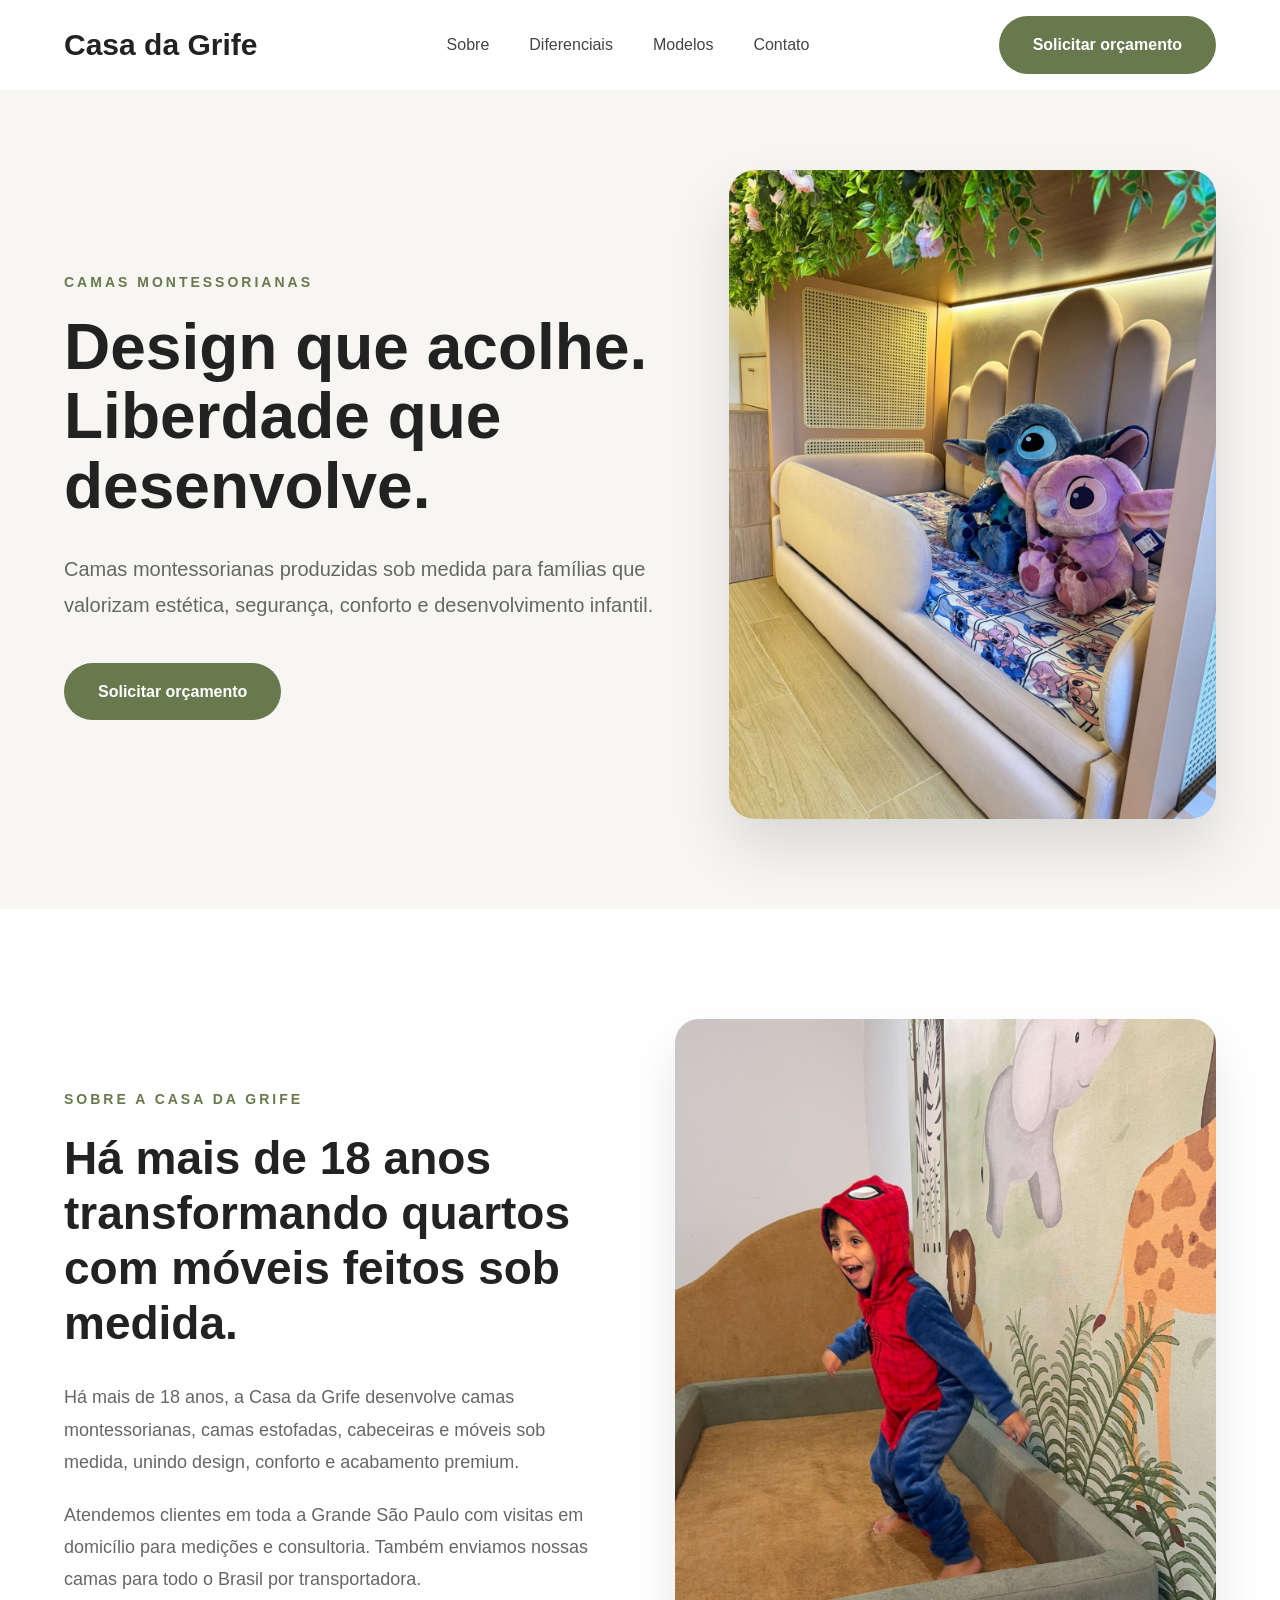
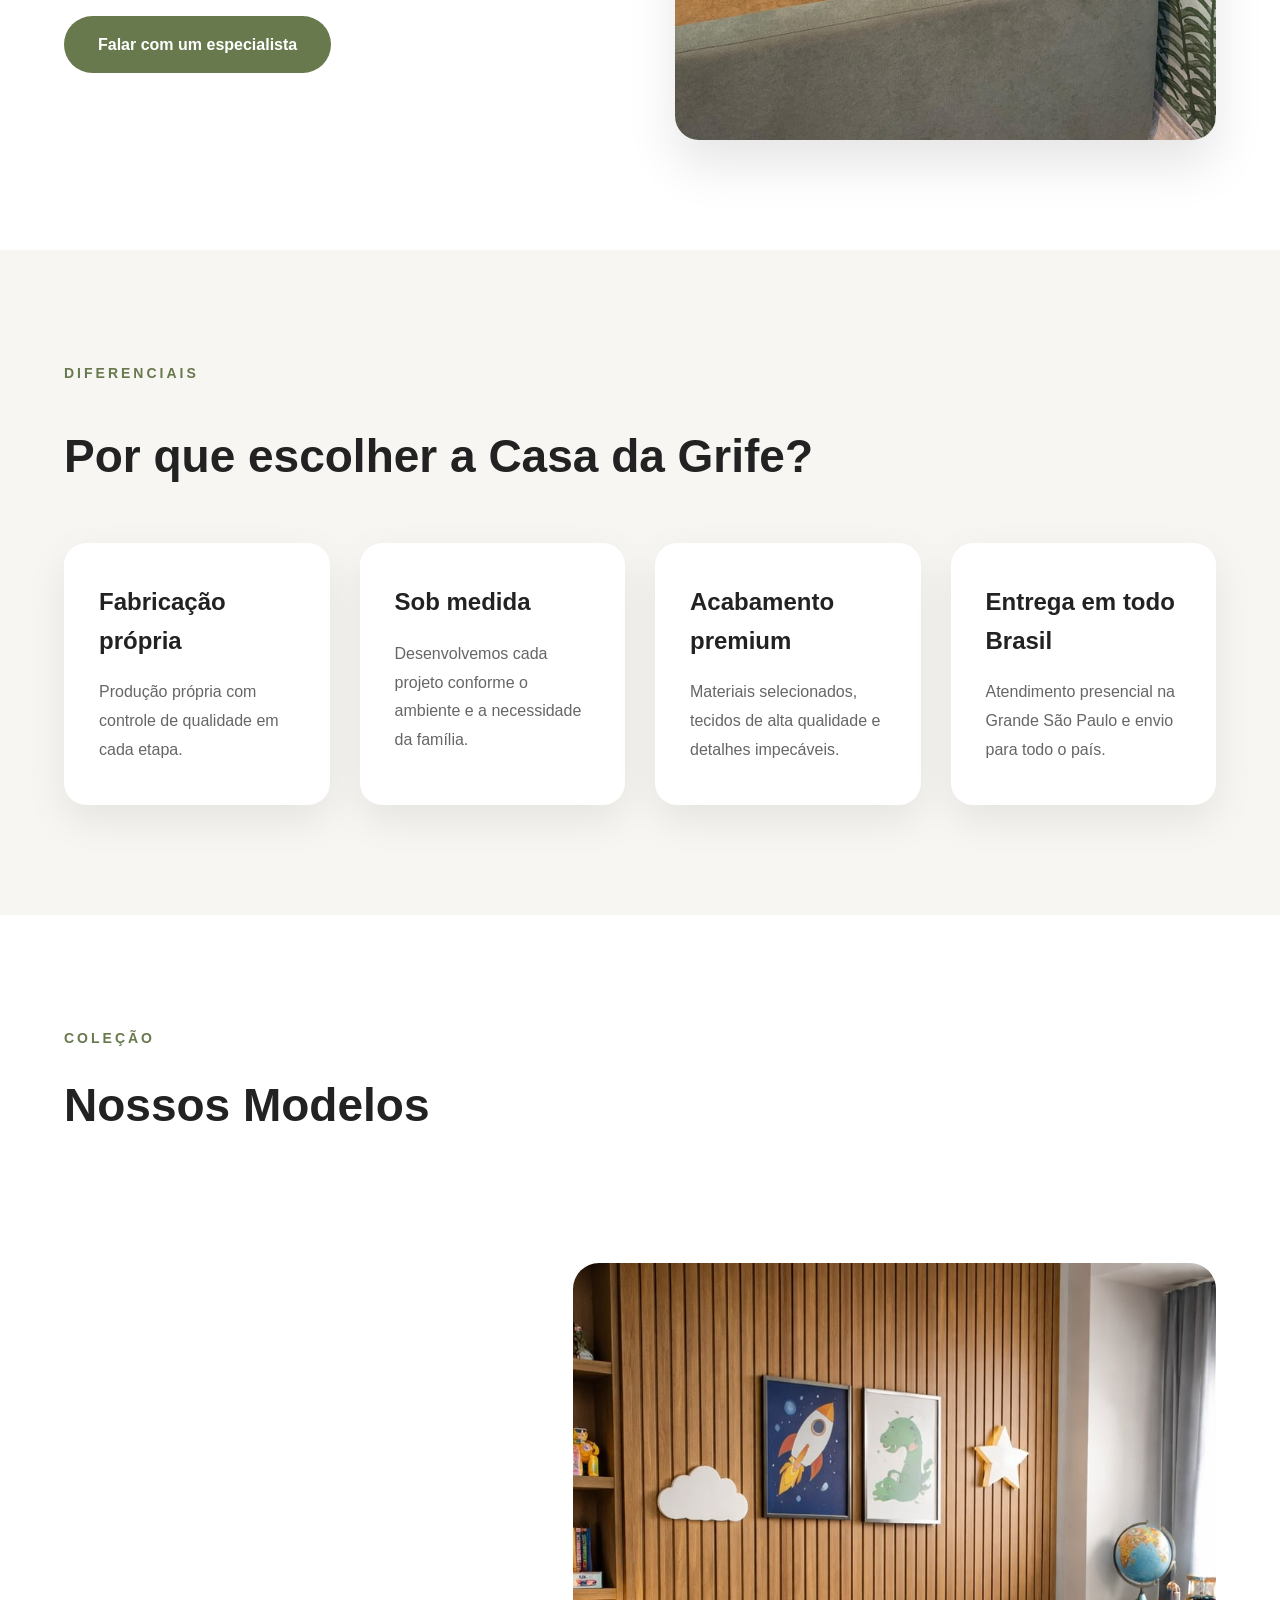
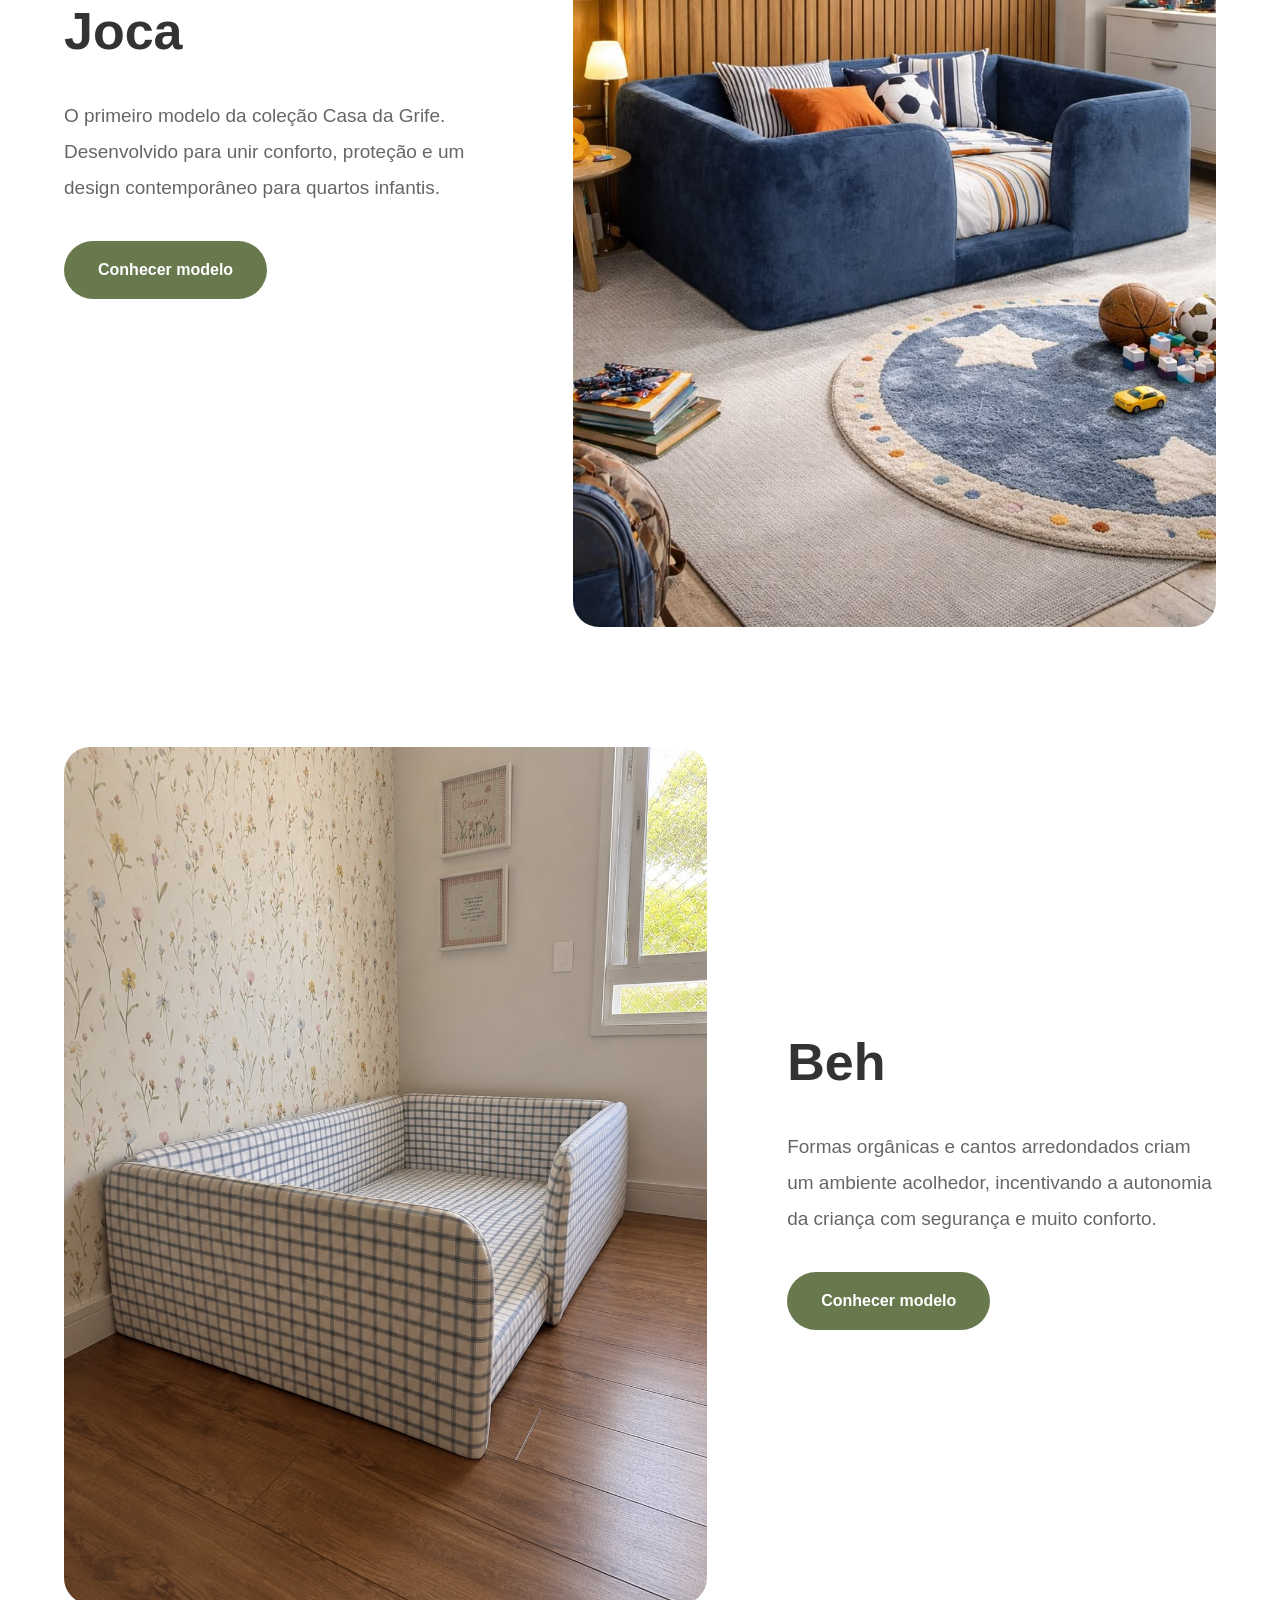
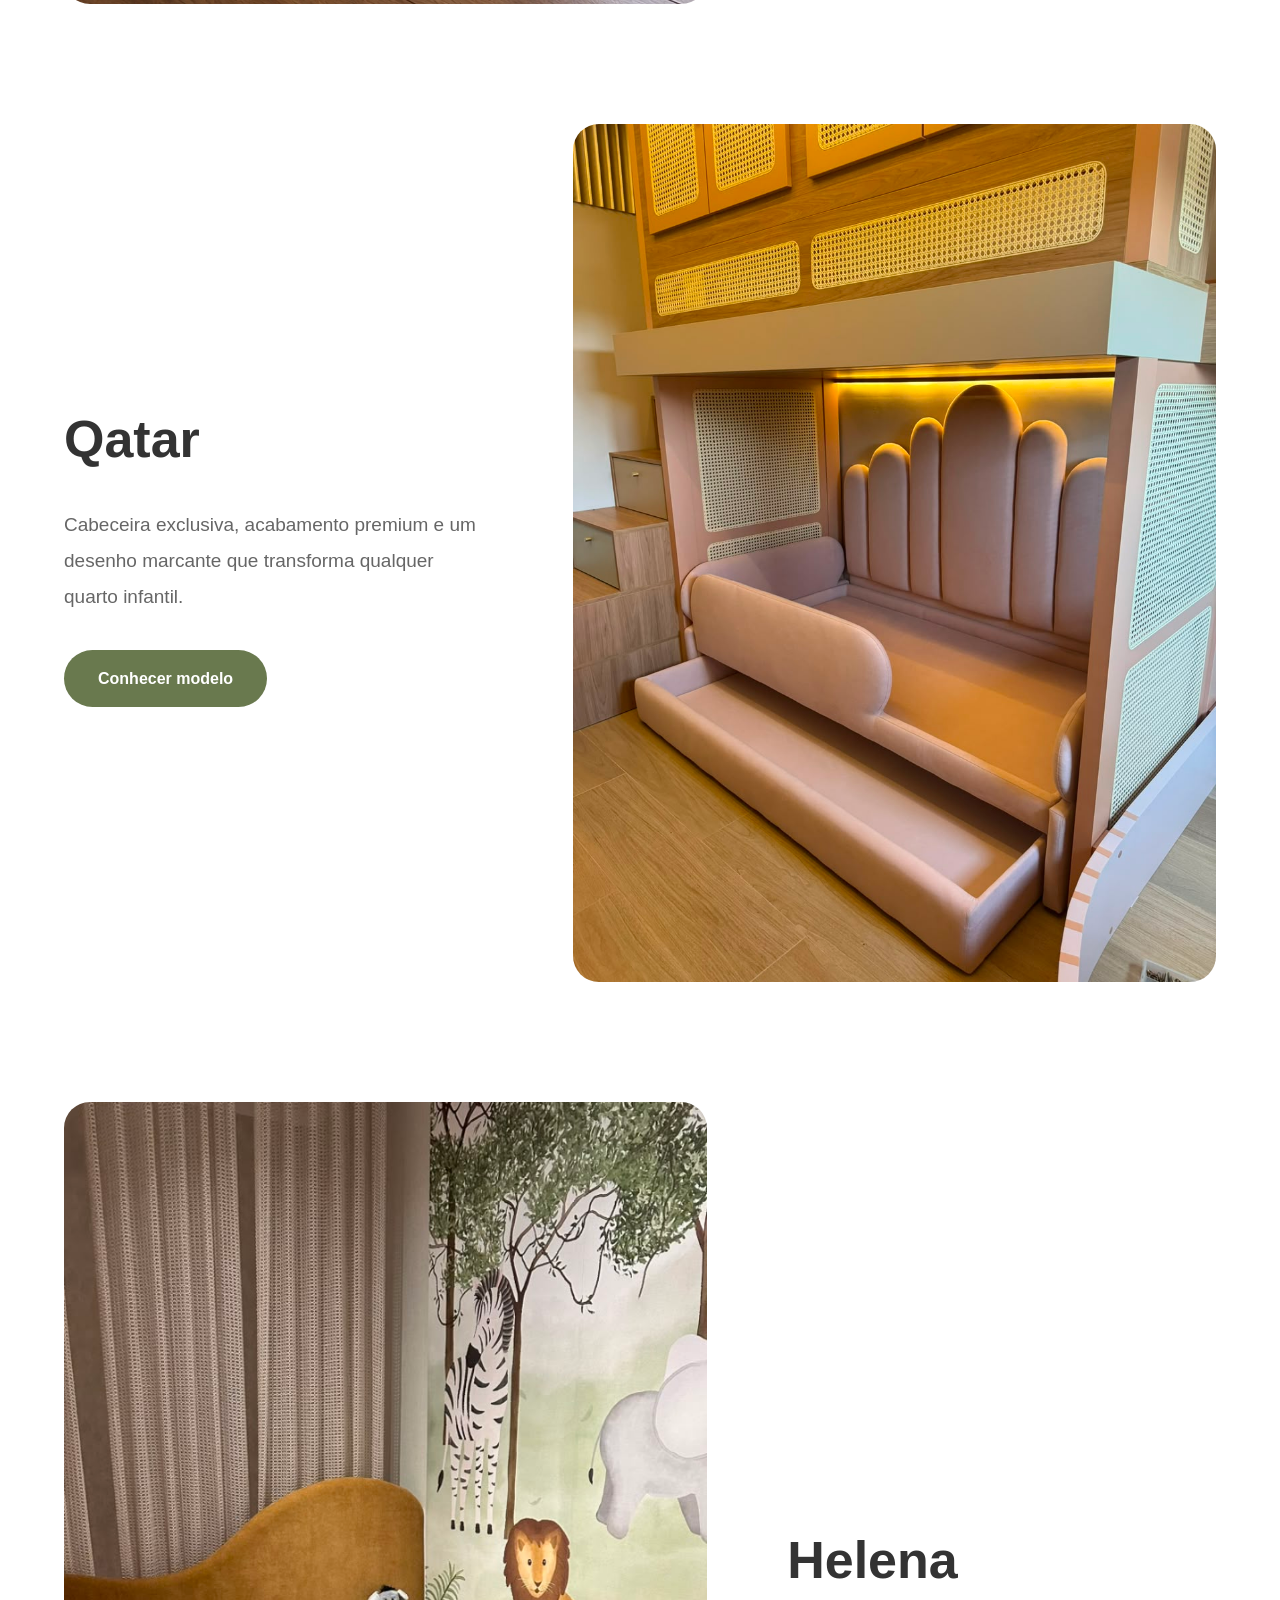
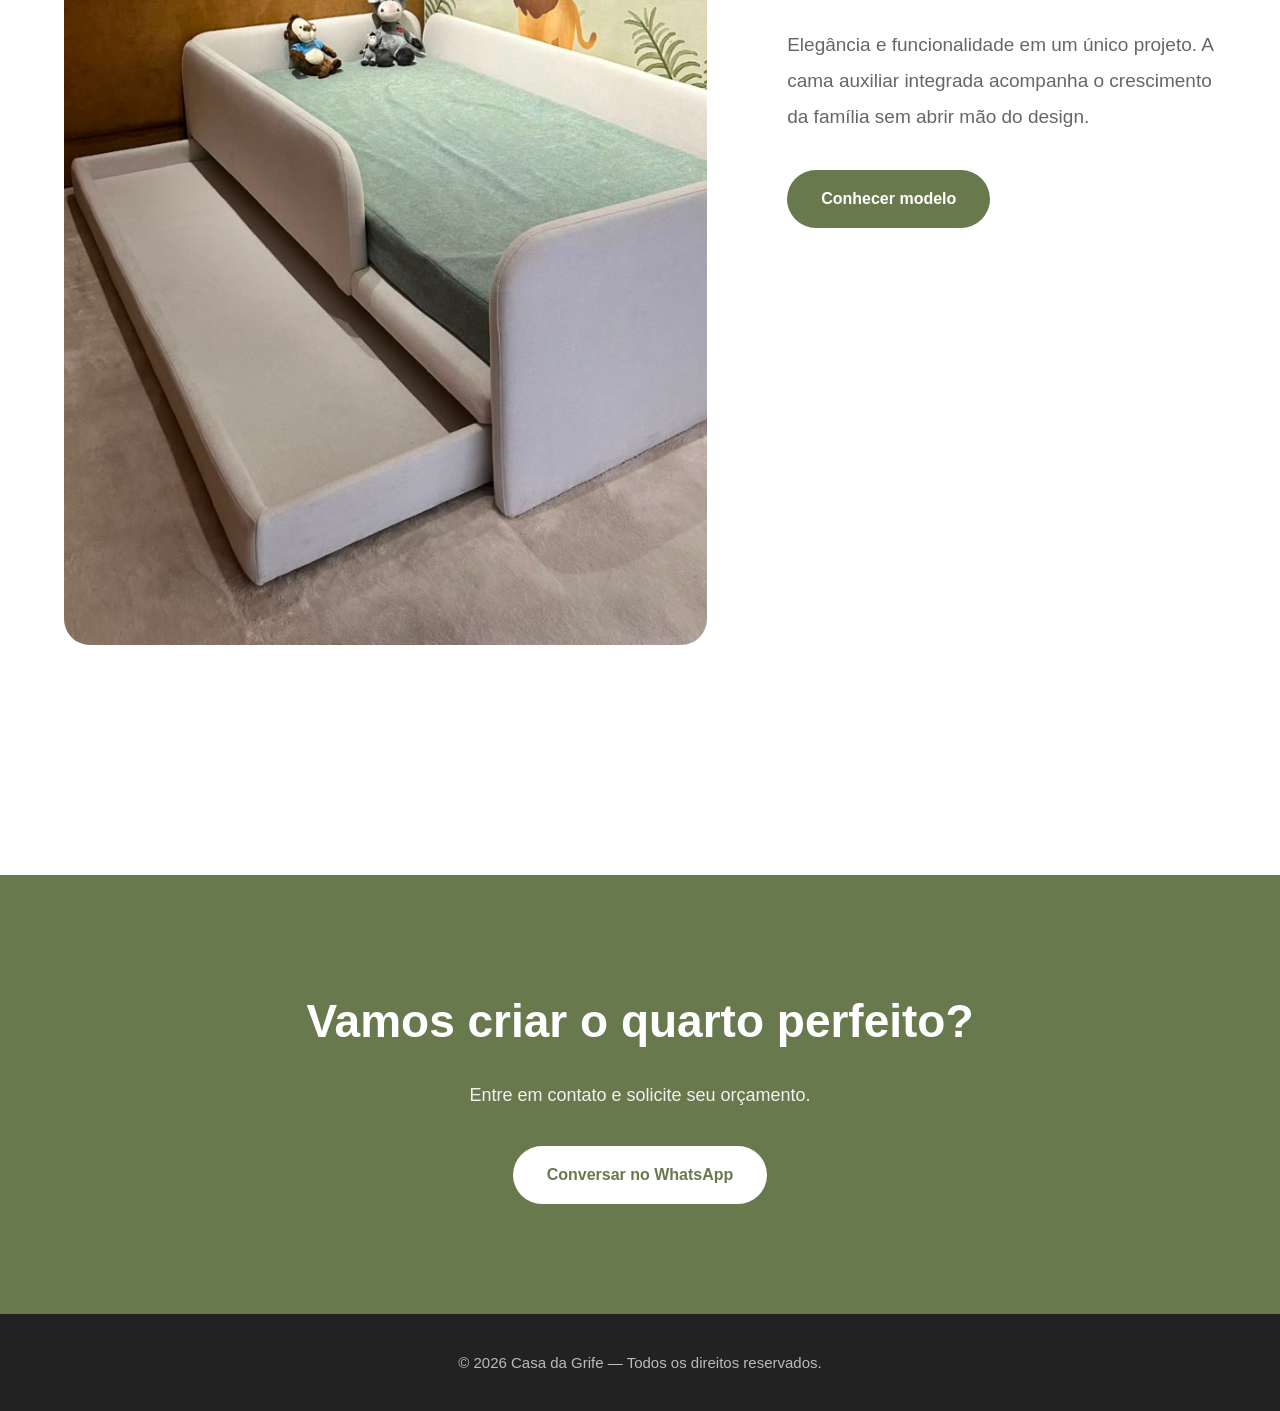
<file: index.html>
<!DOCTYPE html>
<html lang="pt-BR">

<head>

    <meta charset="UTF-8">
    <meta name="viewport" content="width=device-width, initial-scale=1.0">

    <title>Casa da Grife | Camas Sob Medida</title>

    <meta name="description"
        content="Camas montessorianas, camas estofadas, cabeceiras e móveis sob medida. Há mais de 18 anos transformando quartos em ambientes exclusivos.">

    <link rel="preconnect" href="https://fonts.googleapis.com">
    <link rel="preconnect" href="https://fonts.gstatic.com" crossorigin>

    <link href="https://fonts.googleapis.com/css2?family=Poppins:wght@300;400;500;600;700&display=swap"
        rel="stylesheet">

    <link rel="stylesheet" href="style.css">

</head>

<body>

<header>

    <div class="container header-container">

        <a href="#" class="logo">
            Casa da Grife
        </a>

        <nav>

            <a href="#sobre">Sobre</a>
            <a href="#diferenciais">Diferenciais</a>
            <a href="#modelos">Modelos</a>
            <a href="#contato">Contato</a>

        </nav>

        <a href="https://wa.me/5511966464826" class="btn">
            Solicitar orçamento
        </a>

    </div>

</header>


<!-- HERO -->

<section class="hero">

    <div class="container hero-grid">

        <div class="hero-content">

            <span class="subtitulo">
                CAMAS MONTESSORIANAS
            </span>

            <h1>
                Design que acolhe.<br>
                Liberdade que desenvolve.
            </h1>

            <p>
                Camas montessorianas produzidas sob medida para famílias que valorizam estética, segurança, conforto e desenvolvimento infantil.
            </p>

           <a href="https://wa.me/5511966464826?text=Ol%C3%A1!%20Tudo%20bem%3F%20Vim%20pelo%20site%20e%20gostaria%20de%20receber%20mais%20informa%C3%A7%C3%B5es%20sobre%20as%20camas%20montessorianas." target="_blank" class="btn">
    Solicitar orçamento
</a>
        </div>

        <div class="hero-image">

            <img
                src="img/hero/hero.jpg"
                alt="Cama Montessori Casa da Grife">

        </div>

    </div>

</section>



<!-- SOBRE -->

<section id="sobre" class="sobre">

    <div class="container sobre-grid">

        <div class="sobre-texto">

            <span class="subtitulo">
                SOBRE A CASA DA GRIFE
            </span>

            <h2>
                Há mais de 18 anos transformando quartos com móveis feitos sob medida.
            </h2>

            <p>
                Há mais de 18 anos, a Casa da Grife desenvolve camas montessorianas, camas estofadas, cabeceiras e móveis sob medida, unindo design, conforto e acabamento premium.
            </p>

            <p>
                Atendemos clientes em toda a Grande São Paulo com visitas em domicílio para medições e consultoria. Também enviamos nossas camas para todo o Brasil por transportadora.
            </p>

            <a href="https://wa.me/5511966464826" class="btn">

                Falar com um especialista

            </a>

        </div>

        <div class="sobre-img">

            <img
                src="img/sobre/showroom.jpg"
                alt="Criança utilizando uma cama Casa da Grife">

        </div>

    </div>

</section>



<!-- DIFERENCIAIS -->

<section id="diferenciais" class="diferenciais">

    <div class="container">

        <span class="subtitulo">

            DIFERENCIAIS

        </span>

        <h2>

            Por que escolher a Casa da Grife?

        </h2>

        <div class="cards">

            <div class="card">

                <h3>Fabricação própria</h3>

                <p>
                    Produção própria com controle de qualidade em cada etapa.
                </p>

            </div>

            <div class="card">

                <h3>Sob medida</h3>

                <p>
                    Desenvolvemos cada projeto conforme o ambiente e a necessidade da família.
                </p>

            </div>

            <div class="card">

                <h3>Acabamento premium</h3>

                <p>
                    Materiais selecionados, tecidos de alta qualidade e detalhes impecáveis.
                </p>

            </div>

            <div class="card">

                <h3>Entrega em todo Brasil</h3>

                <p>
                    Atendimento presencial na Grande São Paulo e envio para todo o país.
                </p>

            </div>

        </div>

    </div>

</section>



<!-- MODELOS -->

<section class="colecao" id="modelos">

    <div class="container">
        <span class="subtitulo">COLEÇÃO</span>
        <h2>Nossos Modelos</h2>
    </div>

    <!-- JOCA -->

    <div class="modelo-linha reverse">

        <div class="modelo-foto">
            <img src="img/modelos/joca.jpg" alt="Cama Joca">
        </div>

        <div class="modelo-texto">

            <h3>Joca</h3>

            <p>
                O primeiro modelo da coleção Casa da Grife.
                Desenvolvido para unir conforto, proteção e um design
                contemporâneo para quartos infantis.
            </p>

          <a href="https://wa.me/5511966464826?text=Ol%C3%A1!%20Tudo%20bem%3F%20Vim%20pelo%20site%20e%20gostaria%20de%20receber%20mais%20informa%C3%A7%C3%B5es%20sobre%20a%20cama%20Joca." target="_blank" class="btn">
    Conhecer modelo
</a>

        </div>

    </div>

    <!-- BEH -->

    <div class="modelo-linha">

        <div class="modelo-foto">
            <img src="img/modelos/beh.jpg" alt="Cama Beh">
        </div>

        <div class="modelo-texto">

            <h3>Beh</h3>

            <p>
                Formas orgânicas e cantos arredondados criam um ambiente
                acolhedor, incentivando a autonomia da criança com
                segurança e muito conforto.
            </p>

           <a href="https://wa.me/5511966464826?text=Ol%C3%A1!%20Tudo%20bem%3F%20Vim%20pelo%20site%20e%20gostaria%20de%20receber%20mais%20informa%C3%A7%C3%B5es%20sobre%20a%20cama%20Beh." target="_blank" class="btn">
    Conhecer modelo
</a>
        </div>

    </div>

    <!-- QATAR -->

    <div class="modelo-linha reverse">

        <div class="modelo-foto">
            <img src="img/modelos/qatar.jpg" alt="Cama Qatar">
        </div>

        <div class="modelo-texto">

            <h3>Qatar</h3>

            <p>
                Cabeceira exclusiva, acabamento premium e um desenho
                marcante que transforma qualquer quarto infantil.
            </p>

            <a href="https://wa.me/5511966464826?text=Ol%C3%A1!%20Tudo%20bem%3F%20Vim%20pelo%20site%20e%20gostaria%20de%20receber%20mais%20informa%C3%A7%C3%B5es%20sobre%20a%20cama%20Qatar." target="_blank" class="btn">
    Conhecer modelo
</a>

        </div>

    </div>

    <!-- HELENA -->

    <div class="modelo-linha">

        <div class="modelo-foto">
            <img src="img/modelos/helena.jpg" alt="Cama Helena">
        </div>

        <div class="modelo-texto">

            <h3>Helena</h3>

            <p>
                Elegância e funcionalidade em um único projeto.
                A cama auxiliar integrada acompanha o crescimento
                da família sem abrir mão do design.
            </p>

            <a href="https://wa.me/5511966464826?text=Ol%C3%A1!%20Tudo%20bem%3F%20Vim%20pelo%20site%20e%20gostaria%20de%20receber%20mais%20informa%C3%A7%C3%B5es%20sobre%20a%20cama%20Helena." target="_blank" class="btn">
    Conhecer modelo
</a>

        </div>

    </div>

</section>



<!-- CONTATO -->

<section id="contato" class="contato">

    <div class="container">

        <h2>

            Vamos criar o quarto perfeito?

        </h2>

        <p>

            Entre em contato e solicite seu orçamento.

        </p>

        <a href="https://wa.me/5511966464826" class="btn">

            Conversar no WhatsApp

        </a>

    </div>

</section>



<footer>

    <div class="container">

        <p>

            © 2026 Casa da Grife — Todos os direitos reservados.

        </p>

    </div>

</footer>

<script src="script.js"></script>

</body>

</html>
</file>
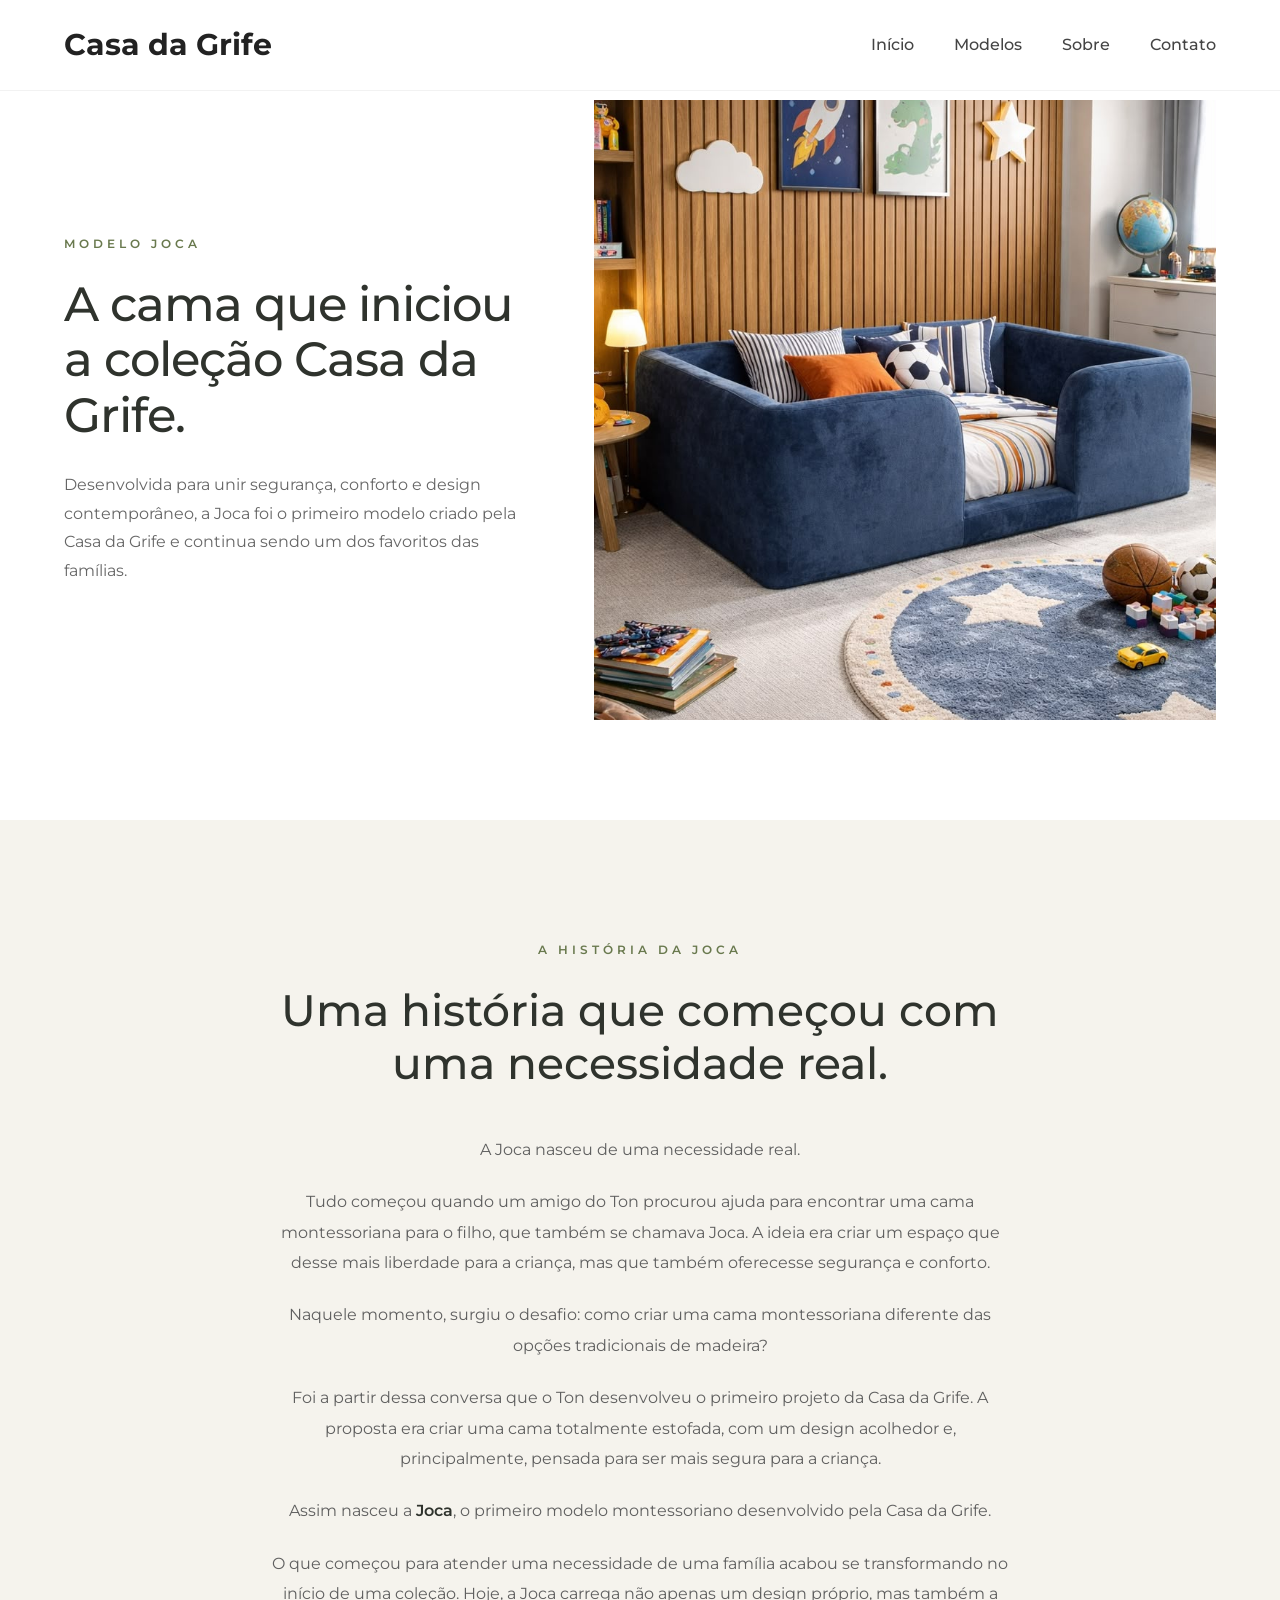
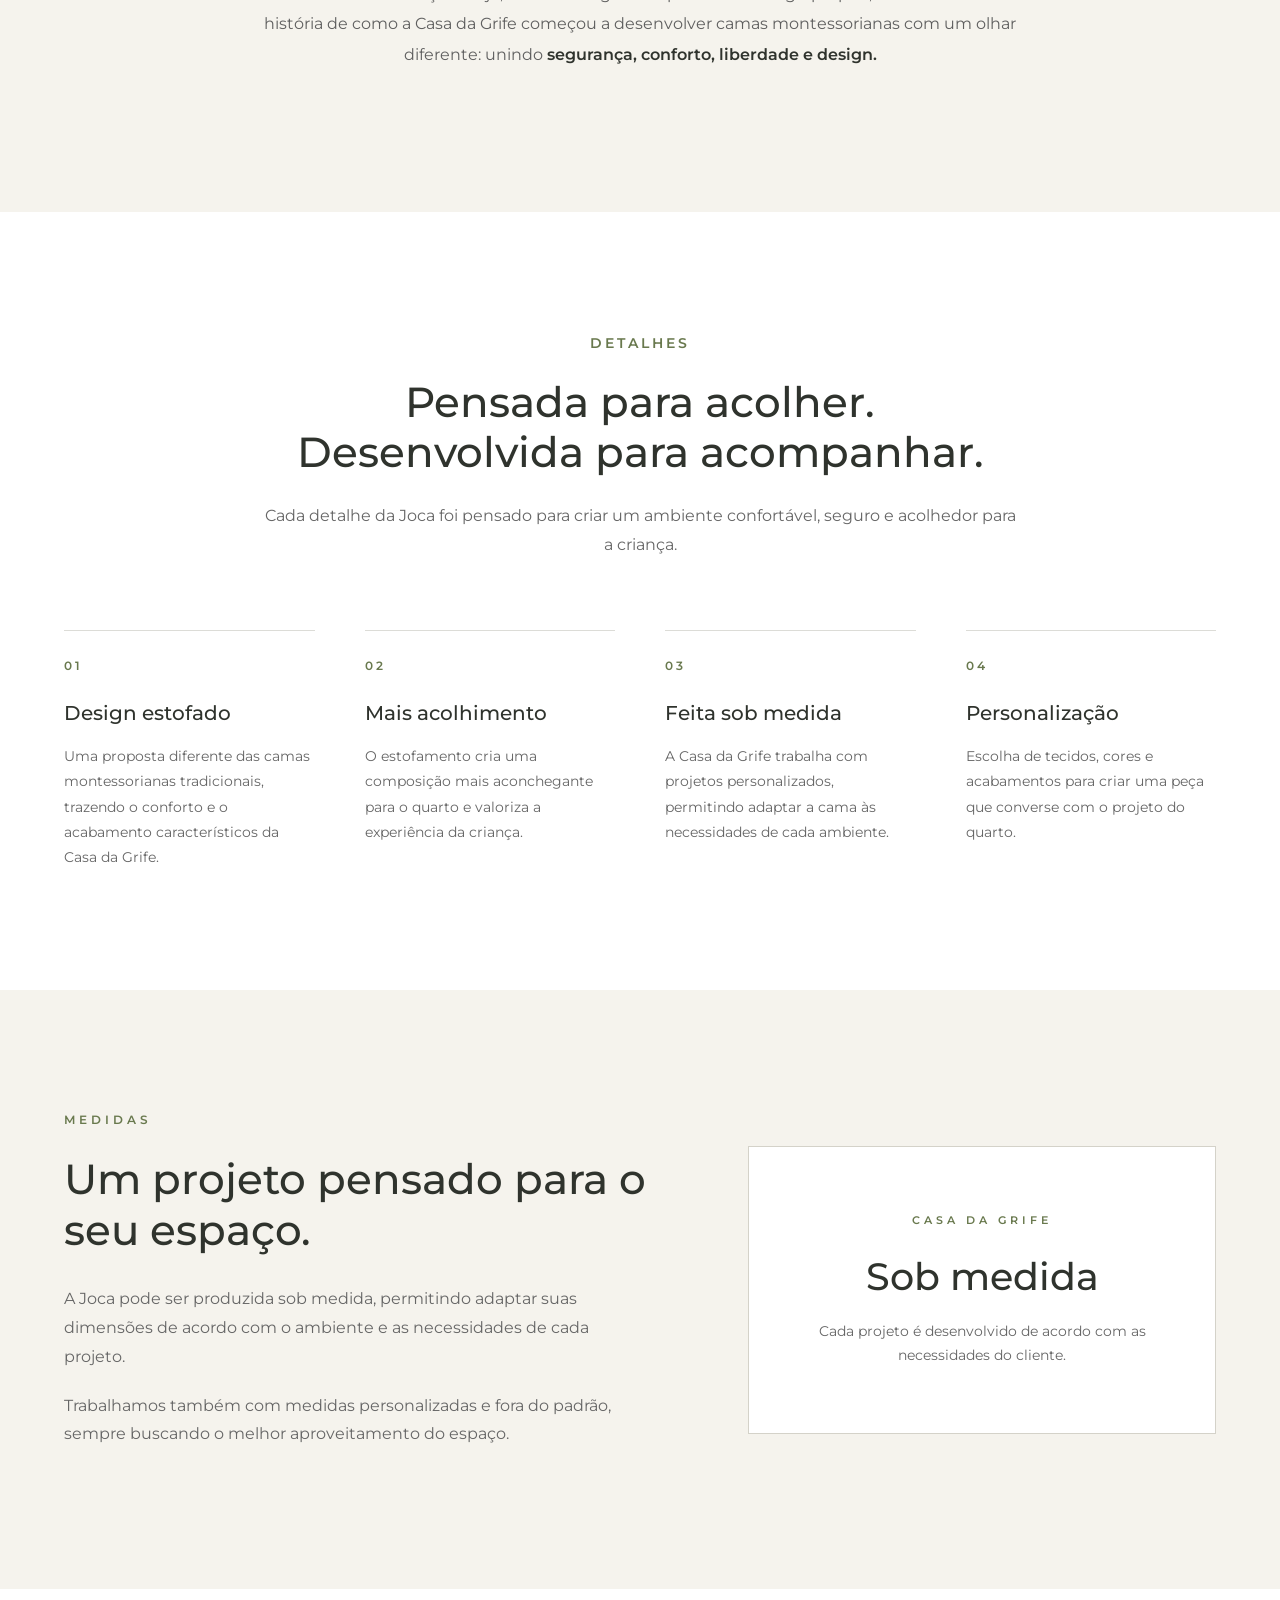
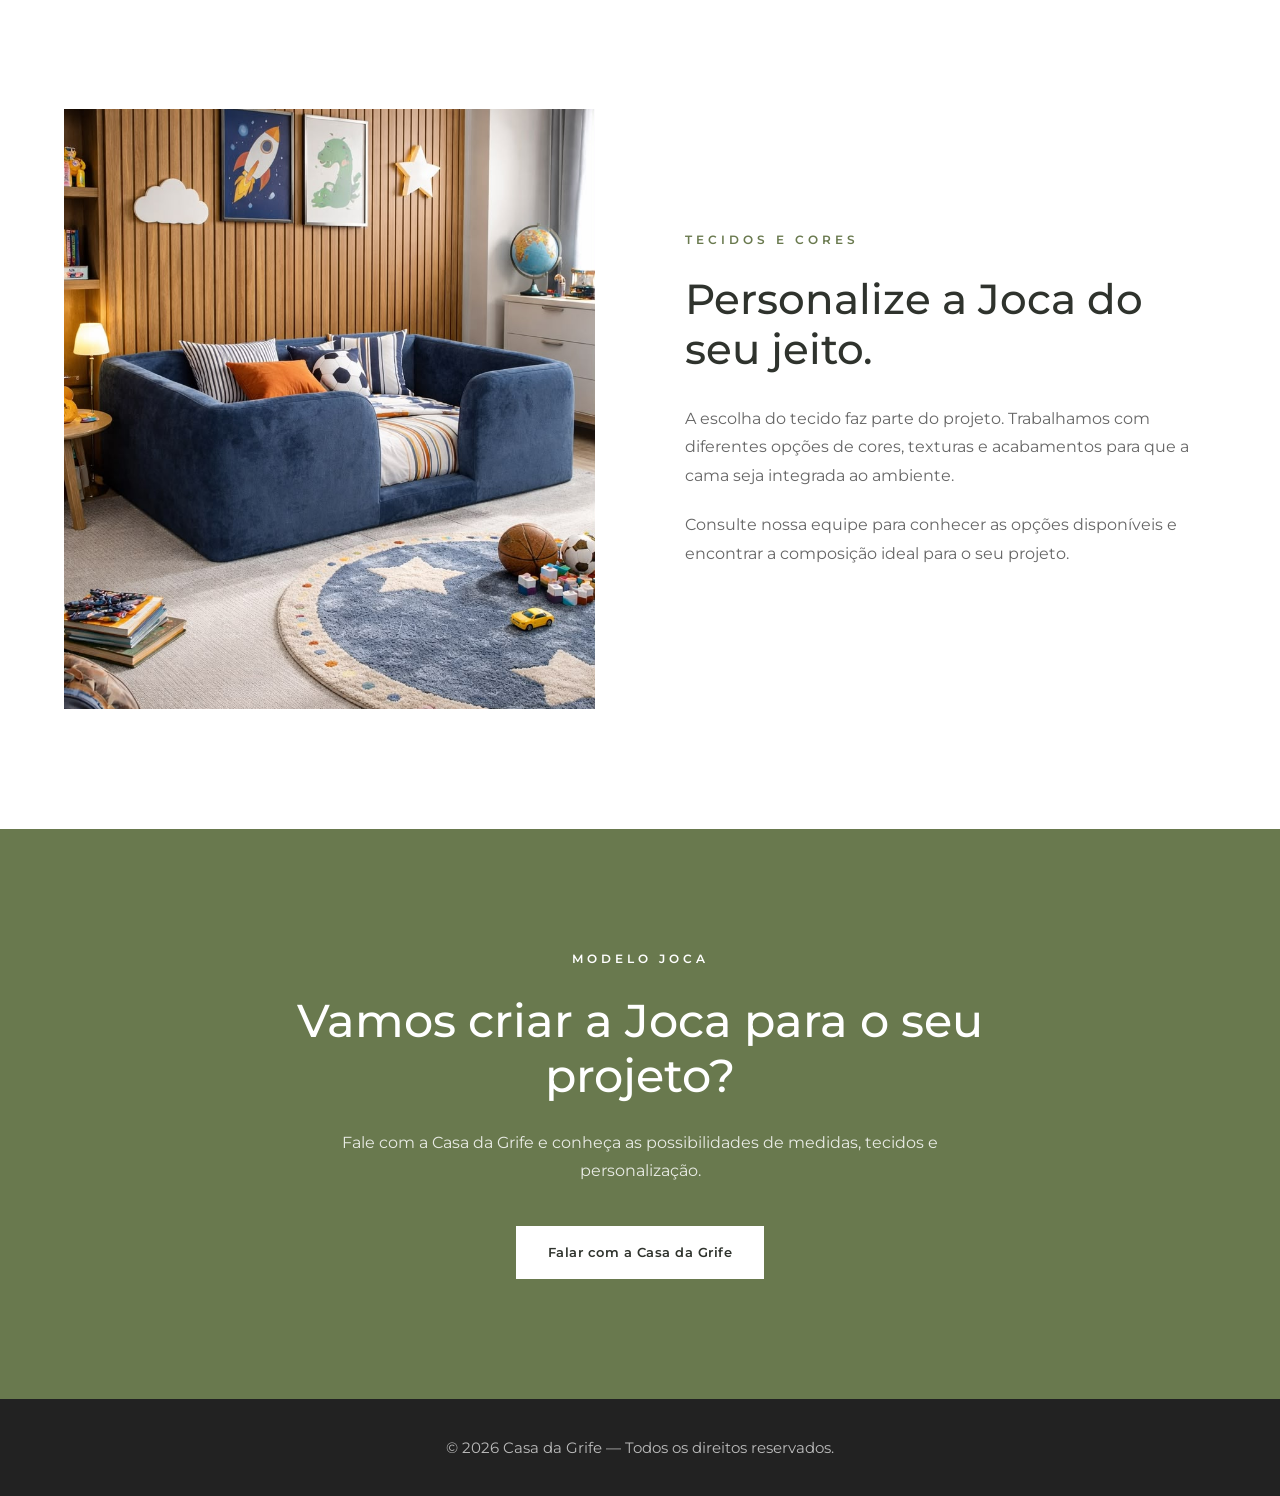
<file: joca.html>
<!DOCTYPE html>
<html lang="pt-BR">

<head>

    <meta charset="UTF-8">
    <meta name="viewport" content="width=device-width, initial-scale=1.0">

    <title>Joca | Casa da Grife</title>

    <meta name="description"
        content="Cama Joca, modelo montessoriano desenvolvido pela Casa da Grife. Design, segurança e conforto sob medida.">

    <link rel="preconnect" href="https://fonts.googleapis.com">
    <link rel="preconnect" href="https://fonts.gstatic.com" crossorigin>

    <link href="https://fonts.googleapis.com/css2?family=Montserrat:wght@300;400;500;600;700&display=swap"
        rel="stylesheet">

    <link rel="stylesheet" href="style.css">

</head>

<body>


<header>

    <div class="container header-container">

        <a href="index.html" class="logo">
            Casa da Grife
        </a>

        <nav>

            <a href="index.html">Início</a>
            <a href="index.html#modelos">Modelos</a>
            <a href="index.html#sobre">Sobre</a>
            <a href="#contato">Contato</a>

        </nav>

    </div>

</header>


<!-- HERO -->

<section class="hero-modelo">

    <div class="container hero-modelo-grid">

        <div class="hero-modelo-texto">

            <span class="subtitulo">MODELO JOCA</span>

            <h1>
                A cama que iniciou a coleção
                Casa da Grife.
            </h1>

            <p>
                Desenvolvida para unir segurança, conforto e design contemporâneo,
                a Joca foi o primeiro modelo criado pela Casa da Grife e continua
                sendo um dos favoritos das famílias.
            </p>

        </div>


        <div class="hero-modelo-imagem">

            <img src="img/modelos/joca.jpg" alt="Cama Joca Casa da Grife">

        </div>

    </div>

</section>



<!-- HISTÓRIA DA JOCA -->

<section class="historia-joca">

    <div class="container historia-joca-grid">

        <div class="historia-joca-texto">

            <span class="subtitulo">A HISTÓRIA DA JOCA</span>

            <h2>
                Uma história que começou
                com uma necessidade real.
            </h2>

            <p>
                A Joca nasceu de uma necessidade real.
            </p>

            <p>
                Tudo começou quando um amigo do Ton procurou ajuda para
                encontrar uma cama montessoriana para o filho, que também
                se chamava Joca. A ideia era criar um espaço que desse mais
                liberdade para a criança, mas que também oferecesse
                segurança e conforto.
            </p>

            <p>
                Naquele momento, surgiu o desafio: como criar uma cama
                montessoriana diferente das opções tradicionais de madeira?
            </p>

            <p>
                Foi a partir dessa conversa que o Ton desenvolveu o primeiro
                projeto da Casa da Grife. A proposta era criar uma cama
                totalmente estofada, com um design acolhedor e, principalmente,
                pensada para ser mais segura para a criança.
            </p>

            <p>
                Assim nasceu a <strong>Joca</strong>, o primeiro modelo
                montessoriano desenvolvido pela Casa da Grife.
            </p>

            <p>
                O que começou para atender uma necessidade de uma família
                acabou se transformando no início de uma coleção. Hoje, a
                Joca carrega não apenas um design próprio, mas também a
                história de como a Casa da Grife começou a desenvolver camas
                montessorianas com um olhar diferente: unindo
                <strong>segurança, conforto, liberdade e design.</strong>
            </p>

        </div>

    </div>

</section>



<!-- DETALHES -->

<section class="detalhes-modelo">

    <div class="container">

        <div class="titulo-secao">

            <span class="subtitulo">DETALHES</span>

            <h2>
                Pensada para acolher.
                Desenvolvida para acompanhar.
            </h2>

            <p>
                Cada detalhe da Joca foi pensado para criar um ambiente
                confortável, seguro e acolhedor para a criança.
            </p>

        </div>


        <div class="detalhes-grid">


            <div class="detalhe-item">

                <span>01</span>

                <h3>Design estofado</h3>

                <p>
                    Uma proposta diferente das camas montessorianas
                    tradicionais, trazendo o conforto e o acabamento
                    característicos da Casa da Grife.
                </p>

            </div>


            <div class="detalhe-item">

                <span>02</span>

                <h3>Mais acolhimento</h3>

                <p>
                    O estofamento cria uma composição mais aconchegante
                    para o quarto e valoriza a experiência da criança.
                </p>

            </div>


            <div class="detalhe-item">

                <span>03</span>

                <h3>Feita sob medida</h3>

                <p>
                    A Casa da Grife trabalha com projetos personalizados,
                    permitindo adaptar a cama às necessidades de cada ambiente.
                </p>

            </div>


            <div class="detalhe-item">

                <span>04</span>

                <h3>Personalização</h3>

                <p>
                    Escolha de tecidos, cores e acabamentos para criar uma
                    peça que converse com o projeto do quarto.
                </p>

            </div>


        </div>

    </div>

</section>



<!-- MEDIDAS -->

<section class="medidas-modelo">

    <div class="container medidas-grid">

        <div class="medidas-texto">

            <span class="subtitulo">MEDIDAS</span>

            <h2>
                Um projeto pensado
                para o seu espaço.
            </h2>

            <p>
                A Joca pode ser produzida sob medida, permitindo adaptar
                suas dimensões de acordo com o ambiente e as necessidades
                de cada projeto.
            </p>

            <p>
                Trabalhamos também com medidas personalizadas e fora do
                padrão, sempre buscando o melhor aproveitamento do espaço.
            </p>

        </div>


        <div class="medidas-destaque">

            <span>CASA DA GRIFE</span>

            <strong>
                Sob medida
            </strong>

            <p>
                Cada projeto é desenvolvido de acordo com as necessidades
                do cliente.
            </p>

        </div>

    </div>

</section>



<!-- TECIDOS E CORES -->

<section class="tecidos-modelo">

    <div class="container tecidos-grid">

        <div class="tecidos-imagem">

            <img src="img/modelos/joca.jpg" alt="Cama Joca Casa da Grife">

        </div>


        <div class="tecidos-texto">

            <span class="subtitulo">TECIDOS E CORES</span>

            <h2>
                Personalize a Joca
                do seu jeito.
            </h2>

            <p>
                A escolha do tecido faz parte do projeto. Trabalhamos com
                diferentes opções de cores, texturas e acabamentos para que
                a cama seja integrada ao ambiente.
            </p>

            <p>
                Consulte nossa equipe para conhecer as opções disponíveis
                e encontrar a composição ideal para o seu projeto.
            </p>

        </div>

    </div>

</section>



<!-- CTA FINAL -->

<section class="cta-modelo" id="contato">

    <div class="container">

        <span class="subtitulo">MODELO JOCA</span>

        <h2>
            Vamos criar a Joca
            para o seu projeto?
        </h2>

        <p>
            Fale com a Casa da Grife e conheça as possibilidades
            de medidas, tecidos e personalização.
        </p>

        <a
            href="https://wa.me/5511966464826?text=Ol%C3%A1!%20Tudo%20bem%3F%20Vim%20pelo%20site%20e%20gostaria%20de%20receber%20mais%20informa%C3%A7%C3%B5es%20sobre%20a%20cama%20Joca."
            class="btn-whatsapp"
            target="_blank">
            Falar com a Casa da Grife
        </a>

    </div>

</section>



<!-- RODAPÉ -->

<footer>

    <div class="container">

        <p>
            © 2026 Casa da Grife — Todos os direitos reservados.
        </p>

    </div>

</footer>


<script src="script.js"></script>

</body>

</html>
</file>
<file: style.css>
*{
    margin:0;
    padding:0;
    box-sizing:border-box;
}

html{
    scroll-behavior:smooth;
}

body{
    font-family: 'Montserrat', sans-serif;
    color:#333;
    background:#ffffff;
    line-height:1.6;
}

img{
    max-width:100%;
    display:block;
}

a{
    text-decoration:none;
}

.container{
    width:min(90%,1280px);
    margin:auto;
}

/* ==========================================================
   BOTÕES
========================================================== */

.btn{

    display:inline-flex;
    align-items:center;
    justify-content:center;

    padding:16px 34px;

    border-radius:999px;

    background:#69794e;

    color:#fff;

    font-weight:600;

    transition:.30s;

}

.btn:hover{

    background:#55633f;

    transform:translateY(-2px);

}

/* ==========================================================
   HEADER
========================================================== */

header{

    position:fixed;

    top:0;
    left:0;

    width:100%;

    background:rgba(255,255,255,.95);

    backdrop-filter:blur(12px);

    z-index:999;

    border-bottom:1px solid rgba(0,0,0,.05);

}

.header-container{

    height:90px;

    display:flex;

    align-items:center;

    justify-content:space-between;

}

.logo{

    font-size:30px;

    font-weight:700;

    color:#222;

}

nav{

    display:flex;

    gap:40px;

}

nav a{

    color:#444;

    font-weight:500;

    transition:.30s;

}

nav a:hover{

    color:#69794e;

}

/* ==========================================================
   HERO
========================================================== */

.hero{

    padding-top:170px;

    padding-bottom:90px;

    background:#f7f6f2;

}

.hero-grid{

    display:grid;

    grid-template-columns:1.1fr .9fr;

    gap:70px;

    align-items:center;

}

.hero-content{

    max-width:620px;

}

.subtitulo{

    display:inline-block;

    margin-bottom:20px;

    color:#69794e;

    font-size:14px;

    font-weight:600;

    letter-spacing:3px;

}

.hero h1{

    font-size:64px;

    line-height:1.08;

    color:#222;

    margin-bottom:30px;

}

.hero p{

    font-size:20px;

    color:#666;

    margin-bottom:40px;

}

.hero-image{

    display:flex;

    justify-content:center;

    align-items:center;

}

.hero-image img{

    width:100%;

    border-radius:26px;

    object-fit:cover;

    box-shadow:0 30px 60px rgba(0,0,0,.12);

}

/* ==========================================================
   SOBRE
========================================================== */

section{

    padding:110px 0;

}

.sobre{

    background:#fff;

}

.sobre-grid{

    display:grid;

    grid-template-columns:1fr 1fr;

    gap:70px;

    align-items:center;

}

.sobre h2{

    font-size:46px;

    line-height:1.2;

    margin-bottom:30px;

    color:#222;

}

.sobre p{

    color:#666;

    font-size:18px;

    margin-bottom:20px;

}

.sobre-img img{

    width:100%;

    border-radius:24px;

    box-shadow:0 25px 50px rgba(0,0,0,.10);

}

/* ==========================================================
   TÍTULOS
========================================================== */

h2{

    font-size:46px;

    color:#222;

}

p{

    line-height:1.8;

}

/* ==========================================================
   DIFERENCIAIS
========================================================== */

.diferenciais{
    background:#f7f6f2;
}

.diferenciais h2{
    margin:15px 0 50px;
}

.cards{
    display:grid;
    grid-template-columns:repeat(4,1fr);
    gap:30px;
}

.card{
    background:#fff;
    padding:40px 35px;
    border-radius:22px;
    box-shadow:0 15px 40px rgba(0,0,0,.08);
    transition:.30s;
}

.card:hover{
    transform:translateY(-8px);
}

.card h3{
    font-size:24px;
    margin-bottom:18px;
    color:#222;
}

.card p{
    color:#666;
    font-size:16px;
}

/* ==========================================================
   MODELOS
========================================================== */

.modelos{
    background:#fff;
}

.modelos h2{
    margin:15px 0 50px;
}

.modelos-grid{
    display:grid;
    grid-template-columns:repeat(2,1fr);
    gap:35px;
}

.modelo{
    background:#fff;
    border-radius:24px;
    overflow:hidden;
    box-shadow:0 15px 40px rgba(0,0,0,.08);
    transition:.30s;
}

.modelo:hover{
    transform:translateY(-8px);
}

.modelo-img{
    height:340px;
    background:#ececec;
    background-size:cover;
    background-position:center;
}

.modelo:nth-child(1) .modelo-img{
    background-image:url("img/modelos/beh.jpg");
}

.modelo:nth-child(2) .modelo-img{
    background-image:url("img/modelos/joca.jpg");
}

.modelo:nth-child(3) .modelo-img{
    background-image:url("img/modelos/helena.jpg");
}

.modelo:nth-child(4) .modelo-img{
    background-image:url("img/modelos/qatar.jpg");
}

.modelo h3{
    padding:30px 30px 10px;
    font-size:28px;
    color:#222;
}

.modelo p{
    padding:0 30px 35px;
    color:#666;
}

/* ==========================================================
   CONTATO
========================================================== */

.contato{
    background:#69794e;
    color:#fff;
    text-align:center;
}

.contato h2{
    color:#fff;
    margin-bottom:20px;
}

.contato p{
    max-width:700px;
    margin:0 auto 35px;
    color:rgba(255,255,255,.9);
    font-size:18px;
}

.contato .btn{
    background:#fff;
    color:#69794e;
}

.contato .btn:hover{
    background:#f1f1f1;
}

/* ==========================================================
   FOOTER
========================================================== */

footer{
    background:#222;
    color:#bbb;
    text-align:center;
    padding:35px 0;
}

footer p{
    font-size:15px;
}

/* ==========================================================
   RESPONSIVO
========================================================== */

@media (max-width:1100px){

    .hero-grid,
    .sobre-grid{
        grid-template-columns:1fr;
        gap:50px;
    }

    .hero-image{
        order:-1;
    }

    .hero h1{
        font-size:50px;
    }

    .cards{
        grid-template-columns:repeat(2,1fr);
    }

}

@media (max-width:768px){

    header{
        position:relative;
    }

    .header-container{
        height:auto;
        padding:25px 0;
        flex-direction:column;
        gap:20px;
    }

    nav{
        flex-wrap:wrap;
        justify-content:center;
        gap:20px;
    }

    .hero{
        padding-top:80px;
    }

    .hero h1{
        font-size:38px;
    }

    .hero p{
        font-size:17px;
    }

    .sobre h2,
    .diferenciais h2,
    .modelos h2,
    .contato h2{
        font-size:34px;
    }

    .cards{
        grid-template-columns:1fr;
    }

    .modelos-grid{
        grid-template-columns:1fr;
    }

    section{
        padding:80px 0;
    }

}

@media (max-width:480px){

    .logo{
        font-size:24px;
    }

    .btn{
        width:100%;
    }

    .hero h1{
        font-size:32px;
    }

    .hero-image img{
        border-radius:18px;
    }

}

/* =======================================================
   COLEÇÃO
=======================================================*/

.colecao{

    background:#fff;

}

.modelo-linha{

    width:min(1280px,90%);

    margin:120px auto;

    display:grid;

    grid-template-columns:1.2fr .8fr;

    gap:80px;

    align-items:center;

}

.modelo-linha.reverse{

    grid-template-columns:.8fr 1.2fr;

}

.modelo-linha.reverse .modelo-foto{

    order:2;

}

.modelo-linha.reverse .modelo-texto{

    order:1;

}

.modelo-foto{

    overflow:hidden;

    border-radius:26px;

}

.modelo-foto img{

    width:100%;

    display:block;

    transition:.5s;

}

.modelo-foto:hover img{

    transform:scale(1.04);

}

.modelo-texto h3{

    font-size:52px;

    margin-bottom:25px;

}

.modelo-texto p{

    font-size:19px;

    color:#666;

    line-height:1.9;

    margin-bottom:35px;

}

@media(max-width:900px){

.modelo-linha,
.modelo-linha.reverse{

grid-template-columns:1fr;

gap:35px;

}

.modelo-linha.reverse .modelo-foto,
.modelo-linha.reverse .modelo-texto{

order:initial;

}

.modelo-texto h3{

font-size:38px;

}

}

/* ===========================
   HISTÓRIA DA JOCA
=========================== */

.historia-joca {
    padding: 120px 0;
    background: #f5f3ed;
}

.historia-joca-grid {
    max-width: 900px;
    margin: 0 auto;
}

.historia-joca-texto {
    text-align: center;
}

.historia-joca-texto .subtitulo {
    display: block;
    font-size: 13px;
    font-weight: 600;
    letter-spacing: 3px;
    color: #69794e;
    margin-bottom: 20px;
}

.historia-joca-texto h2 {
    font-size: 48px;
    line-height: 1.15;
    font-weight: 500;
    margin-bottom: 45px;
}

.historia-joca-texto p {
    max-width: 760px;
    margin: 0 auto 22px;
    font-size: 18px;
    line-height: 1.8;
    color: #666;
}

.historia-joca-texto strong {
    color: #333;
    font-weight: 600;
}


/* ===========================
   RESPONSIVO
=========================== */

@media (max-width: 900px) {

    .historia-joca {
        padding: 80px 20px;
    }

    .historia-joca-texto h2 {
        font-size: 38px;
    }

    .historia-joca-texto p {
        font-size: 17px;
    }

}

@media (max-width: 600px) {

    .historia-joca {
        padding: 70px 20px;
    }

    .historia-joca-texto h2 {
        font-size: 32px;
    }

}

/* ===========================
   NOVO HERO - JOCA
=========================== */

.hero-modelo {
    padding: 100px 0;
}

.hero-modelo-grid {
    display: grid;
    grid-template-columns: 0.85fr 1.15fr;
    gap: 70px;
    align-items: center;
}

.hero-modelo-texto {
    max-width: 520px;
}

.hero-modelo-texto .subtitulo {
    display: block;
    font-family: 'Montserrat', sans-serif;
    font-size: 12px;
    font-weight: 600;
    letter-spacing: 4px;
    color: #69794e;
    margin-bottom: 24px;
}

.hero-modelo-texto h1 {
    font-family: 'Montserrat', sans-serif;
    font-size: 48px;
    line-height: 1.15;
    font-weight: 500;
    letter-spacing: -1px;
    color: #2f332d;
    margin: 0 0 28px;
}

.hero-modelo-texto p {
    font-family: 'Montserrat', sans-serif;
    font-size: 16px;
    line-height: 1.8;
    font-weight: 400;
    color: #666;
    margin: 0;
}

.hero-modelo-imagem {
    width: 100%;
    height: 620px;
    overflow: hidden;
}

.hero-modelo-imagem img {
    width: 100%;
    height: 100%;
    object-fit: cover;
    object-position: center;
    display: block;
    transition: transform 0.6s ease;
}

.hero-modelo-imagem img:hover {
    transform: scale(1.02);
}


/* ===========================
   RESPONSIVO
=========================== */

@media (max-width: 900px) {

    .hero-modelo {
        padding: 80px 0;
    }

    .hero-modelo-grid {
        grid-template-columns: 1fr;
        gap: 45px;
    }

    .hero-modelo-texto {
        max-width: 650px;
    }

    .hero-modelo-texto h1 {
        font-size: 40px;
    }

    .hero-modelo-imagem {
        height: 500px;
    }

}

@media (max-width: 600px) {

    .hero-modelo {
        padding: 60px 0;
    }

    .hero-modelo-texto h1 {
        font-size: 34px;
    }

    .hero-modelo-texto p {
        font-size: 15px;
    }

    .hero-modelo-imagem {
        height: 420px;
    }

}

/* =========================================
   PÁGINA DO MODELO JOCA
   SEÇÕES INTERNAS
   ========================================= */


/* TÍTULOS DAS SEÇÕES */

.titulo-secao {
    max-width: 760px;
    margin: 0 auto 70px;
    text-align: center;
}

.titulo-secao .subtitulo {
    display: block;
    margin-bottom: 22px;
}

.titulo-secao h2 {
    font-family: 'Montserrat', sans-serif;
    font-size: 42px;
    line-height: 1.2;
    font-weight: 500;
    color: #2f332d;
    margin: 0 0 25px;
}

.titulo-secao p {
    font-family: 'Montserrat', sans-serif;
    font-size: 16px;
    line-height: 1.8;
    color: #666;
    margin: 0;
}


/* HISTÓRIA */

.historia-joca {
    background: #f5f3ed;
    padding: 120px 0;
}

.historia-joca-grid {
    display: flex;
    justify-content: center;
}

.historia-joca-texto {
    max-width: 850px;
    text-align: center;
}

.historia-joca-texto .subtitulo {
    display: block;
    font-size: 12px;
    font-weight: 600;
    letter-spacing: 4px;
    color: #69794e;
    margin-bottom: 25px;
}

.historia-joca-texto h2 {
    font-family: 'Montserrat', sans-serif;
    font-size: 44px;
    line-height: 1.2;
    font-weight: 500;
    color: #2f332d;
    margin: 0 auto 45px;
    max-width: 750px;
}

.historia-joca-texto p {
    font-family: 'Montserrat', sans-serif;
    font-size: 16px;
    line-height: 1.9;
    font-weight: 400;
    color: #5f5f5f;
    max-width: 760px;
    margin: 0 auto 22px;
}

.historia-joca-texto strong {
    color: #2f332d;
    font-weight: 600;
}


/* DETALHES */

.detalhes-modelo {
    padding: 120px 0;
    background: #ffffff;
}

.detalhes-grid {
    display: grid;
    grid-template-columns: repeat(4, 1fr);
    gap: 50px;
}

.detalhe-item {
    border-top: 1px solid #dcdcd7;
    padding-top: 25px;
}

.detalhe-item > span {
    display: block;
    font-size: 12px;
    letter-spacing: 3px;
    font-weight: 600;
    color: #69794e;
    margin-bottom: 25px;
}

.detalhe-item h3 {
    font-family: 'Montserrat', sans-serif;
    font-size: 20px;
    line-height: 1.3;
    font-weight: 500;
    color: #2f332d;
    margin: 0 0 18px;
}

.detalhe-item p {
    font-family: 'Montserrat', sans-serif;
    font-size: 14px;
    line-height: 1.8;
    color: #666;
    margin: 0;
}


/* MEDIDAS */

.medidas-modelo {
    background: #f5f3ed;
    padding: 120px 0;
}

.medidas-grid {
    display: grid;
    grid-template-columns: 1fr 0.8fr;
    gap: 100px;
    align-items: center;
}

.medidas-texto {
    max-width: 650px;
}

.medidas-texto .subtitulo {
    display: block;
    font-size: 12px;
    font-weight: 600;
    letter-spacing: 4px;
    color: #69794e;
    margin-bottom: 25px;
}

.medidas-texto h2 {
    font-family: 'Montserrat', sans-serif;
    font-size: 42px;
    line-height: 1.2;
    font-weight: 500;
    color: #2f332d;
    margin: 0 0 30px;
}

.medidas-texto p {
    font-family: 'Montserrat', sans-serif;
    font-size: 16px;
    line-height: 1.8;
    color: #666;
    margin: 0 0 20px;
}

.medidas-destaque {
    border: 1px solid #d4d2c9;
    padding: 65px 55px;
    text-align: center;
    background: #ffffff;
}

.medidas-destaque span {
    display: block;
    font-size: 11px;
    font-weight: 600;
    letter-spacing: 4px;
    color: #69794e;
    margin-bottom: 25px;
}

.medidas-destaque strong {
    display: block;
    font-family: 'Montserrat', sans-serif;
    font-size: 38px;
    line-height: 1.2;
    font-weight: 500;
    color: #2f332d;
    margin-bottom: 20px;
}

.medidas-destaque p {
    font-family: 'Montserrat', sans-serif;
    font-size: 14px;
    line-height: 1.7;
    color: #666;
    margin: 0;
}


/* TECIDOS */

.tecidos-modelo {
    padding: 120px 0;
    background: #ffffff;
}

.tecidos-grid {
    display: grid;
    grid-template-columns: 1fr 1fr;
    gap: 90px;
    align-items: center;
}

.tecidos-imagem {
    width: 100%;
    height: 600px;
    overflow: hidden;
}

.tecidos-imagem img {
    width: 100%;
    height: 100%;
    object-fit: cover;
    display: block;
}

.tecidos-texto {
    max-width: 560px;
}

.tecidos-texto .subtitulo {
    display: block;
    font-size: 12px;
    font-weight: 600;
    letter-spacing: 4px;
    color: #69794e;
    margin-bottom: 25px;
}

.tecidos-texto h2 {
    font-family: 'Montserrat', sans-serif;
    font-size: 42px;
    line-height: 1.2;
    font-weight: 500;
    color: #2f332d;
    margin: 0 0 30px;
}

.tecidos-texto p {
    font-family: 'Montserrat', sans-serif;
    font-size: 16px;
    line-height: 1.8;
    color: #666;
    margin: 0 0 20px;
}


/* CTA FINAL */

.cta-modelo {
    padding: 120px 20px;
    background: #69794e;
    text-align: center;
}

.cta-modelo .subtitulo {
    display: block;
    font-size: 12px;
    font-weight: 600;
    letter-spacing: 4px;
    color: #ffffff;
    margin-bottom: 25px;
}

.cta-modelo h2 {
    font-family: 'Montserrat', sans-serif;
    font-size: 46px;
    line-height: 1.2;
    font-weight: 500;
    color: #ffffff;
    max-width: 700px;
    margin: 0 auto 25px;
}

.cta-modelo p {
    font-family: 'Montserrat', sans-serif;
    font-size: 16px;
    line-height: 1.8;
    color: rgba(255,255,255,0.85);
    max-width: 620px;
    margin: 0 auto 40px;
}

.cta-modelo .btn-whatsapp {
    display: inline-block;
    padding: 16px 32px;
    background: #ffffff;
    color: #2f332d;
    text-decoration: none;
    font-family: 'Montserrat', sans-serif;
    font-size: 13px;
    font-weight: 600;
    letter-spacing: 0.5px;
    transition: all 0.3s ease;
}

.cta-modelo .btn-whatsapp:hover {
    transform: translateY(-2px);
}


/* RESPONSIVO */

@media (max-width: 1000px) {

    .detalhes-grid {
        grid-template-columns: repeat(2, 1fr);
        gap: 45px;
    }

    .medidas-grid {
        grid-template-columns: 1fr;
        gap: 60px;
    }

    .medidas-texto {
        max-width: 700px;
    }

    .tecidos-grid {
        grid-template-columns: 1fr;
        gap: 60px;
    }

    .tecidos-texto {
        max-width: 700px;
    }

}


@media (max-width: 700px) {

    .historia-joca {
        padding: 80px 0;
    }

    .historia-joca-texto h2 {
        font-size: 34px;
    }

    .detalhes-modelo {
        padding: 80px 0;
    }

    .titulo-secao {
        margin-bottom: 50px;
    }

    .titulo-secao h2 {
        font-size: 34px;
    }

    .detalhes-grid {
        grid-template-columns: 1fr;
        gap: 40px;
    }

    .medidas-modelo {
        padding: 80px 0;
    }

    .medidas-texto h2 {
        font-size: 34px;
    }

    .medidas-destaque {
        padding: 50px 30px;
    }

    .tecidos-modelo {
        padding: 80px 0;
    }

    .tecidos-imagem {
        height: 450px;
    }

    .tecidos-texto h2 {
        font-size: 34px;
    }

    .cta-modelo {
        padding: 80px 20px;
    }

    .cta-modelo h2 {
        font-size: 36px;
    }

}
</file>
